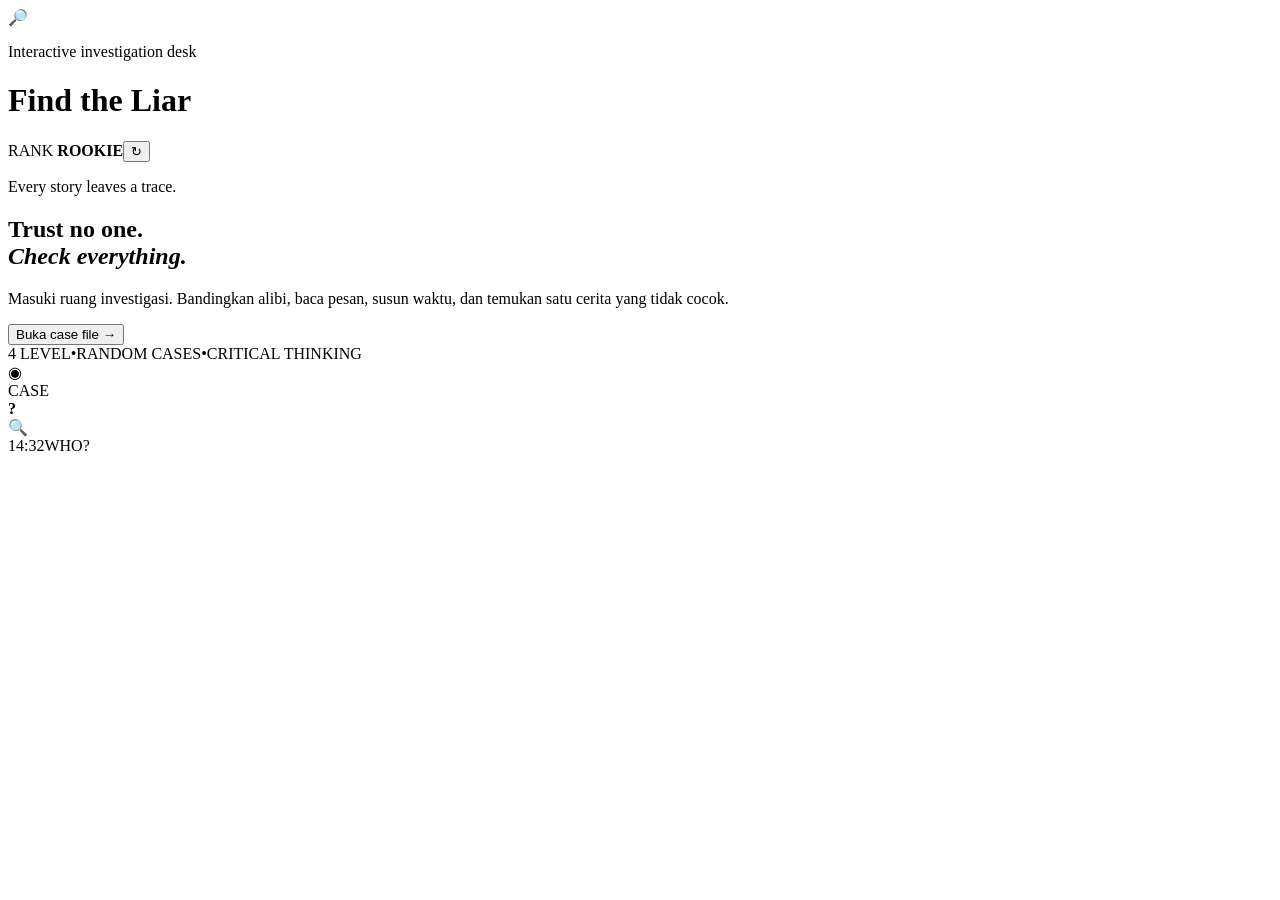
<file: index.html>
<!DOCTYPE html>
<html lang="id">
  <head>
    <meta charset="UTF-8" />
    <meta name="viewport" content="width=device-width, initial-scale=1.0" />
    <title>Find the Liar | Detective Desk</title>
    <link rel="preconnect" href="https://fonts.googleapis.com" />
    <link rel="preconnect" href="https://fonts.gstatic.com" crossorigin />
    <link href="https://fonts.googleapis.com/css2?family=DM+Mono:wght@400;500&family=Space+Grotesk:wght@500;600;700&display=swap" rel="stylesheet" />
    <link rel="stylesheet" href="style.css" />
  </head>
  <body>
    <div class="noir-grid"></div><div class="spotlight spotlight-a"></div><div class="spotlight spotlight-b"></div>
    <main class="app-shell">
      <header class="topbar"><div class="brand"><span class="brand-mark">🔎</span><div><p class="eyebrow">Interactive investigation desk</p><h1>Find the <span>Liar</span></h1></div></div><div class="top-actions"><span class="rank-pill">RANK <strong id="rankValue">ROOKIE</strong></span><button id="newCaseBtn" class="icon-btn" title="Kasus baru" aria-label="Kasus baru">↻</button></div></header>

      <section id="startScreen" class="start-screen panel"><div class="start-copy"><p class="eyebrow">Every story leaves a trace.</p><h2>Trust no one.<br /><em>Check everything.</em></h2><p>Masuki ruang investigasi. Bandingkan alibi, baca pesan, susun waktu, dan temukan satu cerita yang tidak cocok.</p><button id="startBtn" class="primary-btn" type="button">Buka case file <span>→</span></button><div class="start-stats"><span>4 LEVEL</span><span>•</span><span>RANDOM CASES</span><span>•</span><span>CRITICAL THINKING</span></div></div><div class="start-art"><div class="desk-lamp">◉</div><div class="file-folder">CASE<br /><strong>?</strong></div><div class="magnify">🔍</div><div class="red-string string-one"></div><div class="red-string string-two"></div><span class="art-note note-a">14:32</span><span class="art-note note-b">WHO?</span></div></section>

      <section id="gameScreen" hidden>
        <div class="case-header panel"><div class="case-title"><span class="case-number" id="caseNumber">CASE #01</span><h2 id="caseTitle">The Missing Laptop</h2><p id="caseBrief">Sebuah laptop hilang dari ruang belajar. Seseorang mengubah ceritanya.</p></div><div class="case-meta"><div><span>LEVEL</span><strong id="levelValue">1 / 4</strong></div><div><span>TIME</span><strong id="timerValue">04:00</strong></div><div><span>RATING</span><strong id="ratingValue">—</strong></div></div></div>
        <div class="hud-row"><div class="resource"><span>INVESTIGATION POINTS</span><strong id="pointsValue">18</strong><small>pilih langkahmu</small></div><div class="resource"><span>DETECTIVE SCORE</span><strong id="scoreValue">0</strong><small id="comboValue">combo x0</small></div><div class="resource evidence-resource"><span>EVIDENCE FOUND</span><strong><b id="evidenceValue">0</b> / <em id="evidenceTotal">10</em></strong><div class="tiny-progress"><i id="evidenceBar"></i></div></div><div class="resource"><span>DAILY CASE</span><strong id="dailyStatus">READY</strong><small>case collection +1</small></div></div>
        <div class="workspace"><aside class="tool-panel panel"><div class="panel-label">INVESTIGATION TOOLS</div><button class="tool-btn active" data-tool="evidence" type="button"><span>🔎</span><b>Inspect Evidence</b><small>1 point</small></button><button class="tool-btn" data-tool="interview" type="button"><span>💬</span><b>Interview</b><small>2 points</small></button><button class="tool-btn" data-tool="location" type="button"><span>🗺️</span><b>Check Location</b><small>2 points</small></button><button class="tool-btn" data-tool="timeline" type="button"><span>🕐</span><b>Timeline</b><small>2 points</small></button><button class="tool-btn" data-tool="messages" type="button"><span>📱</span><b>Check Messages</b><small>1 point</small></button><div class="tool-divider"></div><button id="hintBtn" class="hint-btn" type="button">💡 Open a hint <small>4 points</small></button><div class="mini-case-note">🗂️ <span id="caseCollection">1 case in collection</span></div></aside><section class="investigation-panel panel"><div class="panel-head"><div><p class="eyebrow" id="toolEyebrow">EVIDENCE CABINET</p><h2 id="toolTitle">Inspect the evidence</h2></div><span class="tool-count" id="toolCount">0 found</span></div><div id="toolContent" class="tool-content"></div></section><aside class="board-panel panel"><div class="panel-head"><div><p class="eyebrow">DEDUCTION BOARD</p><h2>Connect the dots</h2></div><span class="board-score" id="deductionValue">+0</span></div><p class="board-instruction">Pilih 2 kartu yang menurutmu saling berhubungan.</p><div id="boardCards" class="board-cards"></div><div id="boardMessage" class="board-message">Belum ada hubungan yang ditemukan.</div><div class="board-chain" id="boardChain"></div></aside></div>
        <div class="bottom-bar"><div class="combo-display">🔥 <span>INVESTIGATION COMBO</span><strong id="investigationCombo">x0</strong></div><button id="accuseBtn" class="accuse-btn" type="button">Make an accusation <span>→</span></button></div>
      </section>
    </main>

    <div id="interviewModal" class="modal" hidden><section class="interview-card"><button class="close-btn" data-close="interviewModal" type="button">×</button><div class="interview-head"><div id="interviewAvatar">👤</div><div><p class="eyebrow">INTERVIEW LOG</p><h2 id="interviewName">Character</h2><span id="interviewRole">Witness</span></div></div><div id="conversation" class="conversation"></div><div id="questionList" class="question-list"></div></section></div>
    <div id="accuseModal" class="modal" hidden><section class="accuse-card"><button class="close-btn" data-close="accuseModal" type="button">×</button><p class="eyebrow">FINAL DEDUCTION</p><h2>Who is lying?</h2><p>Pastikan kamu sudah memeriksa bukti. Pilih tersangka dan jelaskan kontradiksi yang kamu temukan.</p><div id="suspectList" class="suspect-list"></div><label class="reason-label">Alasan utama <select id="reasonSelect"><option value="">Pilih bukti pendukung...</option></select></label><button id="submitAccusation" class="primary-btn" type="button">Submit deduction <span>→</span></button></section></div>
    <div id="reportModal" class="modal" hidden><section class="report-card"><div id="reportIcon" class="report-icon">🧠</div><p class="eyebrow" id="reportEyebrow">CASE REPORT</p><h2 id="reportTitle">Case solved.</h2><p id="reportText"></p><div id="reportTimeline" class="report-timeline"></div><div class="report-stats"><div><span>Detective score</span><strong id="finalScore">0</strong></div><div><span>Evidence found</span><strong id="finalEvidence">0/0</strong></div><div><span>Case rating</span><strong id="finalRating">—</strong></div></div><div id="achievementRow" class="achievement-row"></div><button id="nextCaseBtn" class="primary-btn" type="button">Next case <span>→</span></button></section></div>
    <script src="script.js"></script>
  </body>
</html>
</file>
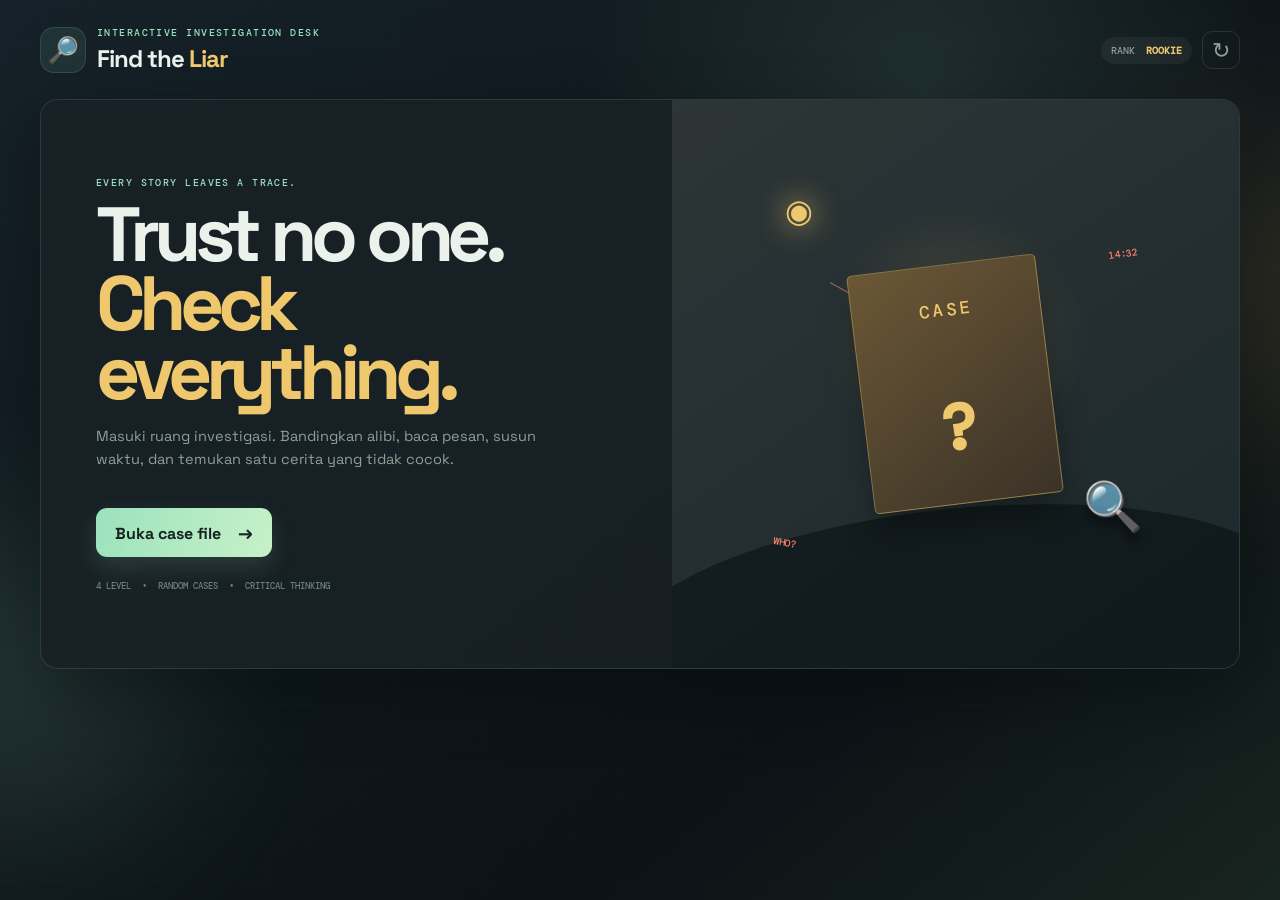
<file: find-the-liar/index.html>
<!DOCTYPE html>
<html lang="id">
  <head>
    <meta charset="UTF-8" />
    <meta name="viewport" content="width=device-width, initial-scale=1.0" />
    <title>Find the Liar | Detective Desk</title>
    <link rel="preconnect" href="https://fonts.googleapis.com" />
    <link rel="preconnect" href="https://fonts.gstatic.com" crossorigin />
    <link href="https://fonts.googleapis.com/css2?family=DM+Mono:wght@400;500&family=Space+Grotesk:wght@500;600;700&display=swap" rel="stylesheet" />
    <link rel="stylesheet" href="style.css" />
  </head>
  <body>
    <div class="noir-grid"></div><div class="spotlight spotlight-a"></div><div class="spotlight spotlight-b"></div>
    <main class="app-shell">
      <header class="topbar"><div class="brand"><span class="brand-mark">🔎</span><div><p class="eyebrow">Interactive investigation desk</p><h1>Find the <span>Liar</span></h1></div></div><div class="top-actions"><span class="rank-pill">RANK <strong id="rankValue">ROOKIE</strong></span><button id="newCaseBtn" class="icon-btn" title="Kasus baru" aria-label="Kasus baru">↻</button></div></header>

      <section id="startScreen" class="start-screen panel"><div class="start-copy"><p class="eyebrow">Every story leaves a trace.</p><h2>Trust no one.<br /><em>Check everything.</em></h2><p>Masuki ruang investigasi. Bandingkan alibi, baca pesan, susun waktu, dan temukan satu cerita yang tidak cocok.</p><button id="startBtn" class="primary-btn" type="button">Buka case file <span>→</span></button><div class="start-stats"><span>4 LEVEL</span><span>•</span><span>RANDOM CASES</span><span>•</span><span>CRITICAL THINKING</span></div></div><div class="start-art"><div class="desk-lamp">◉</div><div class="file-folder">CASE<br /><strong>?</strong></div><div class="magnify">🔍</div><div class="red-string string-one"></div><div class="red-string string-two"></div><span class="art-note note-a">14:32</span><span class="art-note note-b">WHO?</span></div></section>

      <section id="gameScreen" hidden>
        <div class="case-header panel"><div class="case-title"><span class="case-number" id="caseNumber">CASE #01</span><h2 id="caseTitle">The Missing Laptop</h2><p id="caseBrief">Sebuah laptop hilang dari ruang belajar. Seseorang mengubah ceritanya.</p></div><div class="case-meta"><div><span>LEVEL</span><strong id="levelValue">1 / 4</strong></div><div><span>TIME</span><strong id="timerValue">04:00</strong></div><div><span>RATING</span><strong id="ratingValue">—</strong></div></div></div>
        <div class="hud-row"><div class="resource"><span>INVESTIGATION POINTS</span><strong id="pointsValue">18</strong><small>pilih langkahmu</small></div><div class="resource"><span>DETECTIVE SCORE</span><strong id="scoreValue">0</strong><small id="comboValue">combo x0</small></div><div class="resource evidence-resource"><span>EVIDENCE FOUND</span><strong><b id="evidenceValue">0</b> / <em id="evidenceTotal">10</em></strong><div class="tiny-progress"><i id="evidenceBar"></i></div></div><div class="resource"><span>DAILY CASE</span><strong id="dailyStatus">READY</strong><small>case collection +1</small></div></div>
        <div class="workspace"><aside class="tool-panel panel"><div class="panel-label">INVESTIGATION TOOLS</div><button class="tool-btn active" data-tool="evidence" type="button"><span>🔎</span><b>Inspect Evidence</b><small>1 point</small></button><button class="tool-btn" data-tool="interview" type="button"><span>💬</span><b>Interview</b><small>2 points</small></button><button class="tool-btn" data-tool="location" type="button"><span>🗺️</span><b>Check Location</b><small>2 points</small></button><button class="tool-btn" data-tool="timeline" type="button"><span>🕐</span><b>Timeline</b><small>2 points</small></button><button class="tool-btn" data-tool="messages" type="button"><span>📱</span><b>Check Messages</b><small>1 point</small></button><div class="tool-divider"></div><button id="hintBtn" class="hint-btn" type="button">💡 Open a hint <small>4 points</small></button><div class="mini-case-note">🗂️ <span id="caseCollection">1 case in collection</span></div></aside><section class="investigation-panel panel"><div class="panel-head"><div><p class="eyebrow" id="toolEyebrow">EVIDENCE CABINET</p><h2 id="toolTitle">Inspect the evidence</h2></div><span class="tool-count" id="toolCount">0 found</span></div><div id="toolContent" class="tool-content"></div></section><aside class="board-panel panel"><div class="panel-head"><div><p class="eyebrow">DEDUCTION BOARD</p><h2>Connect the dots</h2></div><span class="board-score" id="deductionValue">+0</span></div><p class="board-instruction">Pilih 2 kartu yang menurutmu saling berhubungan.</p><div id="boardCards" class="board-cards"></div><div id="boardMessage" class="board-message">Belum ada hubungan yang ditemukan.</div><div class="board-chain" id="boardChain"></div></aside></div>
        <div class="bottom-bar"><div class="combo-display">🔥 <span>INVESTIGATION COMBO</span><strong id="investigationCombo">x0</strong></div><button id="accuseBtn" class="accuse-btn" type="button">Make an accusation <span>→</span></button></div>
      </section>
    </main>

    <div id="interviewModal" class="modal" hidden><section class="interview-card"><button class="close-btn" data-close="interviewModal" type="button">×</button><div class="interview-head"><div id="interviewAvatar">👤</div><div><p class="eyebrow">INTERVIEW LOG</p><h2 id="interviewName">Character</h2><span id="interviewRole">Witness</span></div></div><div id="conversation" class="conversation"></div><div id="questionList" class="question-list"></div></section></div>
    <div id="accuseModal" class="modal" hidden><section class="accuse-card"><button class="close-btn" data-close="accuseModal" type="button">×</button><p class="eyebrow">FINAL DEDUCTION</p><h2>Who is lying?</h2><p>Pastikan kamu sudah memeriksa bukti. Pilih tersangka dan jelaskan kontradiksi yang kamu temukan.</p><div id="suspectList" class="suspect-list"></div><label class="reason-label">Alasan utama <select id="reasonSelect"><option value="">Pilih bukti pendukung...</option></select></label><button id="submitAccusation" class="primary-btn" type="button">Submit deduction <span>→</span></button></section></div>
    <div id="reportModal" class="modal" hidden><section class="report-card"><div id="reportIcon" class="report-icon">🧠</div><p class="eyebrow" id="reportEyebrow">CASE REPORT</p><h2 id="reportTitle">Case solved.</h2><p id="reportText"></p><div id="reportTimeline" class="report-timeline"></div><div class="report-stats"><div><span>Detective score</span><strong id="finalScore">0</strong></div><div><span>Evidence found</span><strong id="finalEvidence">0/0</strong></div><div><span>Case rating</span><strong id="finalRating">—</strong></div></div><div id="achievementRow" class="achievement-row"></div><button id="nextCaseBtn" class="primary-btn" type="button">Next case <span>→</span></button></section></div>
    <script src="script.js"></script>
  </body>
</html>
</file>
<file: style.css>
/* Stylesheet entry point - imports the main stylesheet from root. */
/* This file is not directly used by index.html (which loads ../style.css). */
@import url("../style.css");
</file>
<file: find-the-liar/style.css>
:root{--bg:#10151a;--panel:#192126;--panel2:#202c31;--line:rgba(198,220,209,.13);--text:#eaf2eb;--muted:#8ca099;--mint:#9be2bd;--gold:#efc86d;--red:#ff7f70;--blue:#91c9dc;--shadow:0 25px 65px rgba(2,8,10,.34)}*{box-sizing:border-box}body{margin:0;min-height:100vh;overflow-x:hidden;color:var(--text);font-family:"Space Grotesk",sans-serif;background:#0e1519}body:before{content:"";position:fixed;inset:0;z-index:-3;background:radial-gradient(circle at 72% 10%,rgba(155,226,189,.11),transparent 28%),linear-gradient(140deg,#152128,#0c1216 70%,#18241f)}.noir-grid{position:fixed;inset:0;z-index:-2;opacity:.22;background-image:linear-gradient(rgba(155,226,189,.035) 1px,transparent 1px),linear-gradient(90deg,rgba(155,226,189,.035) 1px,transparent 1px);background-size:44px 44px}.spotlight{position:fixed;z-index:-1;width:300px;height:300px;border-radius:50%;filter:blur(90px);opacity:.14;pointer-events:none}.spotlight-a{left:-130px;bottom:8%;background:var(--mint)}.spotlight-b{right:-140px;top:15%;background:var(--gold)}button,select{font:inherit}.app-shell{width:min(100% - 32px,1200px);margin:auto;padding:26px 0 35px}.topbar,.brand,.top-actions,.case-header,.case-meta,.hud-row,.workspace,.panel-head,.bottom-bar,.interview-head{display:flex;align-items:center}.topbar{justify-content:space-between;margin-bottom:25px}.brand{gap:11px}.brand-mark{display:grid;place-items:center;width:46px;height:46px;border:1px solid var(--line);border-radius:14px;background:rgba(155,226,189,.09);font-size:1.6rem}.eyebrow{margin:0 0 4px;color:var(--mint);font:500 .64rem "DM Mono",monospace;letter-spacing:.14em;text-transform:uppercase}h1{margin:0;font-size:1.5rem;letter-spacing:-.04em}h1 span{color:var(--gold)}.top-actions{gap:10px}.rank-pill{padding:7px 10px;border-radius:99px;color:var(--muted);background:rgba(255,255,255,.05);font:500 .6rem "DM Mono",monospace}.rank-pill strong{margin-left:5px;color:var(--gold)}.icon-btn{width:38px;height:38px;border:1px solid var(--line);border-radius:10px;color:var(--muted);background:transparent;font-size:1.4rem;cursor:pointer}.panel{border:1px solid var(--line);border-radius:18px;background:rgba(25,33,38,.91);box-shadow:var(--shadow)}.start-screen{display:grid;grid-template-columns:1fr .9fr;min-height:570px;overflow:hidden}.start-copy{align-self:center;padding:55px}.start-copy h2{margin:11px 0 17px;font-size:clamp(2.8rem,6vw,5.2rem);line-height:.9;letter-spacing:-.08em}.start-copy h2 em{color:var(--gold);font-style:normal}.start-copy>p:not(.eyebrow){max-width:450px;color:var(--muted);font-size:.91rem;line-height:1.6}.primary-btn{border:0;border-radius:11px;padding:13px 19px;color:#15241e;background:linear-gradient(110deg,var(--mint),#c7f1c8);box-shadow:0 10px 25px rgba(155,226,189,.15);font-weight:700;cursor:pointer;transition:.2s}.primary-btn:hover{transform:translateY(-2px);filter:brightness(1.07)}.primary-btn span{margin-left:13px;font-size:1.15rem}.start-copy .primary-btn{margin-top:22px}.start-stats{display:flex;gap:11px;margin-top:23px;color:#69827a;font:500 .59rem "DM Mono",monospace}.start-art{position:relative;display:grid;place-items:center;overflow:hidden;background:radial-gradient(circle at 50% 42%,rgba(239,200,109,.17),transparent 30%),linear-gradient(145deg,#2d3536,#1c282c)}.start-art:after{content:"";position:absolute;bottom:-12%;left:-10%;width:120%;height:40%;border-radius:50% 50% 0 0;background:rgba(7,14,16,.55);transform:rotate(-6deg)}.desk-lamp{position:absolute;top:16%;left:20%;color:var(--gold);font-size:2rem;filter:drop-shadow(0 0 15px var(--gold))}.file-folder{position:relative;z-index:2;display:grid;place-items:center;width:190px;height:240px;border:1px solid rgba(239,200,109,.4);border-radius:5px;color:var(--gold);background:linear-gradient(145deg,#6b5735,#3b3328);font:500 1.1rem "DM Mono",monospace;letter-spacing:.14em;box-shadow:0 20px 30px rgba(0,0,0,.3);transform:rotate(-7deg)}.file-folder strong{font-size:4rem}.magnify{position:absolute;z-index:3;right:17%;bottom:23%;font-size:3rem;filter:drop-shadow(0 8px 4px rgba(0,0,0,.4));animation:float 4s ease-in-out infinite}.red-string{position:absolute;z-index:1;height:1px;background:var(--red);opacity:.6;transform-origin:left}.string-one{top:32%;left:28%;width:240px;transform:rotate(29deg)}.string-two{top:63%;left:35%;width:185px;transform:rotate(-30deg)}.art-note{position:absolute;z-index:3;padding:5px;color:var(--red);font:500 .62rem "DM Mono",monospace;transform:rotate(-8deg)}.note-a{top:25%;right:17%}.note-b{bottom:20%;left:17%;transform:rotate(9deg)}.case-header{justify-content:space-between;gap:20px;margin-bottom:12px;padding:20px 24px}.case-number{color:var(--gold);font:500 .65rem "DM Mono",monospace;letter-spacing:.12em}.case-title h2{margin:5px 0 4px;font-size:1.8rem}.case-title p{margin:0;color:var(--muted);font-size:.8rem}.case-meta{gap:20px}.case-meta div{padding-left:15px;border-left:1px solid var(--line)}.case-meta span{display:block;color:var(--muted);font:500 .56rem "DM Mono",monospace}.case-meta strong{display:block;margin-top:4px;color:var(--mint);font-size:.9rem}.hud-row{gap:9px;margin-bottom:13px}.resource{flex:1;min-height:75px;padding:11px 12px;border:1px solid var(--line);border-radius:12px;background:rgba(25,33,38,.8)}.resource span{display:block;color:var(--muted);font:500 .57rem "DM Mono",monospace}.resource strong{display:block;margin-top:7px;color:var(--gold);font-size:1.1rem}.resource small{display:block;margin-top:2px;color:#61746d;font-size:.59rem}.resource:nth-child(2) strong{color:var(--mint)}.resource:nth-child(4) strong{color:var(--blue)}.tiny-progress{height:4px;margin-top:6px;overflow:hidden;border-radius:5px;background:rgba(255,255,255,.08)}.tiny-progress i{display:block;width:0;height:100%;background:var(--mint);transition:.3s}.workspace{align-items:stretch;gap:13px}.tool-panel{flex:0 0 205px;padding:15px}.panel-label{margin-bottom:10px;color:var(--muted);font:500 .58rem "DM Mono",monospace;letter-spacing:.1em}.tool-btn{display:grid;grid-template-columns:25px 1fr auto;align-items:center;gap:5px;width:100%;margin-bottom:5px;padding:10px 8px;border:1px solid transparent;border-radius:9px;color:var(--muted);background:transparent;text-align:left;cursor:pointer;transition:.2s}.tool-btn:hover,.tool-btn.active{border-color:rgba(155,226,189,.22);color:var(--text);background:rgba(155,226,189,.08)}.tool-btn span{font-size:1.05rem}.tool-btn b{font-size:.69rem}.tool-btn small{color:#60736d;font:500 .53rem "DM Mono",monospace}.tool-divider{height:1px;margin:11px 0;border-top:1px solid var(--line)}.hint-btn{display:flex;justify-content:space-between;width:100%;padding:9px 4px;border:0;color:var(--gold);background:transparent;font-size:.68rem;text-align:left;cursor:pointer}.hint-btn small{color:var(--coral);font:500 .53rem "DM Mono",monospace}.mini-case-note{margin-top:30px;color:#60736d;font:500 .56rem "DM Mono",monospace}.investigation-panel{flex:1;min-width:0;padding:20px}.board-panel{flex:0 0 260px;padding:20px}.panel-head{justify-content:space-between;gap:10px}.panel-head h2{margin:5px 0 0;font-size:1.2rem}.tool-count{color:var(--gold);font:500 .61rem "DM Mono",monospace}.tool-content{margin-top:17px;min-height:340px}.evidence-grid{display:grid;grid-template-columns:repeat(2,1fr);gap:9px}.evidence-card{position:relative;min-height:125px;padding:13px;border:1px solid var(--line);border-radius:10px;background:#202c31;cursor:pointer;transition:.2s}.evidence-card:hover{border-color:var(--gold);transform:translateY(-3px)}.evidence-card.found{border-color:var(--mint);background:rgba(155,226,189,.08)}.evidence-card.found:after{content:"✓ FOUND";position:absolute;top:9px;right:9px;color:var(--mint);font:500 .5rem "DM Mono",monospace}.evidence-icon{font-size:1.65rem}.evidence-card h3{margin:7px 0 3px;font-size:.75rem}.evidence-card p{margin:0;color:var(--muted);font-size:.61rem;line-height:1.35}.interview-grid{display:grid;grid-template-columns:repeat(2,1fr);gap:8px}.person-card{display:flex;align-items:center;gap:9px;padding:10px;border:1px solid var(--line);border-radius:10px;background:#202c31;cursor:pointer}.person-card:hover{border-color:var(--blue)}.person-card span{font-size:1.8rem}.person-card b{display:block;font-size:.7rem}.person-card small{display:block;margin-top:3px;color:var(--muted);font-size:.58rem}.location-table,.timeline-list,.message-list{display:grid;gap:8px}.location-row,.timeline-item,.message-item{display:grid;grid-template-columns:70px 1fr;gap:11px;padding:11px;border-left:2px solid var(--mint);border-radius:0 8px 8px 0;background:#202c31}.location-row time,.timeline-item time{color:var(--gold);font:500 .63rem "DM Mono",monospace}.location-row span,.timeline-item span,.message-item div{color:#bfd1c5;font-size:.7rem;line-height:1.4}.message-item{grid-template-columns:38px 1fr;border-left-color:var(--blue)}.message-item strong{display:block;color:var(--text);font-size:.68rem}.message-item small{display:block;margin-top:4px;color:var(--muted);font-size:.62rem}.board-instruction{margin:8px 0 13px;color:var(--muted);font-size:.65rem;line-height:1.4}.board-cards{display:grid;gap:7px}.board-card{padding:9px;border:1px solid var(--line);border-radius:8px;color:#bdcec2;background:#202c31;font-size:.65rem;cursor:pointer;transition:.2s}.board-card:hover,.board-card.selected{border-color:var(--gold);color:var(--gold);background:rgba(239,200,109,.08)}.board-message{min-height:40px;margin-top:13px;padding:9px;border-radius:8px;color:#6f837a;background:rgba(255,255,255,.035);font-size:.61rem;line-height:1.35}.board-message.good{color:var(--mint);background:rgba(155,226,189,.08);animation:pop .35s ease}.board-chain{margin-top:11px;color:var(--gold);font:500 .57rem "DM Mono",monospace;line-height:1.7}.bottom-bar{justify-content:space-between;margin-top:13px}.combo-display{color:var(--coral);font-size:1.05rem}.combo-display span{margin-left:5px;color:var(--muted);font:500 .58rem "DM Mono",monospace}.combo-display strong{margin-left:6px;color:var(--coral);font-size:1rem}.accuse-btn{border:1px solid rgba(255,127,112,.4);border-radius:10px;padding:11px 16px;color:#ffc0b6;background:rgba(255,127,112,.1);font-weight:700;cursor:pointer}.accuse-btn:hover{background:rgba(255,127,112,.18)}.modal{position:fixed;inset:0;z-index:8;display:grid;place-items:center;padding:18px;background:rgba(6,12,14,.8);backdrop-filter:blur(6px)}.interview-card,.accuse-card,.report-card{position:relative;width:min(100%,570px);max-height:90vh;overflow:auto;padding:27px;border:1px solid var(--line);border-radius:18px;background:var(--panel);box-shadow:var(--shadow);animation:rise .35s ease}.close-btn{position:absolute;top:13px;right:14px;border:0;color:var(--muted);background:transparent;font-size:1.5rem;cursor:pointer}.interview-head{gap:13px;padding-bottom:15px;border-bottom:1px solid var(--line)}.interview-head>div:first-child{display:grid;place-items:center;width:52px;height:52px;border-radius:12px;background:rgba(155,226,189,.1);font-size:2rem}.interview-head h2{margin:4px 0 3px;font-size:1.3rem}.interview-head span{color:var(--muted);font-size:.68rem}.conversation{min-height:80px;padding:15px 0;color:#bfd1c5;font-size:.76rem;line-height:1.55}.conversation p{margin:0 0 10px}.conversation b{color:var(--gold)}.question-list{display:grid;gap:7px}.question-btn{padding:10px;border:1px solid var(--line);border-radius:8px;color:#bfd1c5;background:#202c31;text-align:left;font-size:.68rem;cursor:pointer}.question-btn:hover{border-color:var(--mint);color:var(--mint)}.accuse-card{max-width:470px}.accuse-card h2{margin:7px 0}.accuse-card>p:not(.eyebrow){color:var(--muted);font-size:.76rem;line-height:1.45}.suspect-list{display:grid;grid-template-columns:repeat(2,1fr);gap:8px;margin:18px 0}.suspect-btn{display:flex;align-items:center;gap:8px;padding:11px;border:1px solid var(--line);border-radius:9px;color:#bfd1c5;background:#202c31;text-align:left;cursor:pointer}.suspect-btn.selected{border-color:var(--red);color:#ffc0b6;background:rgba(255,127,112,.1)}.suspect-btn span{font-size:1.4rem}.suspect-btn b{font-size:.7rem}.reason-label{display:block;margin-bottom:17px;color:var(--muted);font-size:.68rem}.reason-label select{display:block;width:100%;margin-top:6px;padding:10px;border:1px solid var(--line);border-radius:8px;color:var(--text);background:#202c31;outline:0;font-size:.7rem}.accuse-card .primary-btn{width:100%}.report-card{text-align:center}.report-icon{font-size:4rem}.report-card h2{margin:5px 0 8px;font-size:2.1rem}.report-card>p:not(.eyebrow){color:var(--muted);font-size:.78rem;line-height:1.5}.report-timeline{margin:18px 0;padding:12px;border-left:2px solid var(--mint);color:#bfd1c5;background:rgba(155,226,189,.06);text-align:left;font-size:.69rem;line-height:1.6}.report-stats{display:grid;grid-template-columns:repeat(3,1fr);gap:7px;margin:15px 0}.report-stats div{padding:9px 3px;border-radius:9px;background:rgba(155,226,189,.06)}.report-stats span{display:block;color:var(--muted);font-size:.57rem}.report-stats strong{display:block;margin-top:4px;color:var(--gold);font-size:1rem}.achievement-row{display:flex;flex-wrap:wrap;justify-content:center;gap:6px;margin-bottom:15px}.achievement{padding:6px 8px;border-radius:99px;color:var(--mint);background:rgba(155,226,189,.1);font:500 .57rem "DM Mono",monospace}.report-card .primary-btn{width:100%}[hidden]{display:none!important}@keyframes float{50%{transform:translateY(-10px) rotate(4deg)}}@keyframes rise{from{opacity:0;transform:translateY(12px)}to{opacity:1;transform:translateY(0)}}@keyframes pop{50%{transform:scale(1.03)}}
@media(max-width:980px){.workspace{flex-wrap:wrap}.tool-panel{flex:0 0 190px}.investigation-panel{flex:1;min-width:calc(100% - 216px)}.board-panel{flex:1 1 100%}.board-cards{grid-template-columns:repeat(4,1fr)}}@media(max-width:700px){.app-shell{width:min(100% - 22px,1200px);padding-top:18px}.topbar{align-items:flex-start}.rank-pill{font-size:.55rem}.start-screen{grid-template-columns:1fr}.start-copy{padding:38px 24px 30px}.start-copy h2{font-size:3rem}.start-art{height:235px}.case-header{align-items:flex-start;flex-direction:column;padding:18px}.case-meta{width:100%;justify-content:space-between;gap:8px}.case-meta div{padding-left:8px}.hud-row{display:grid;grid-template-columns:repeat(2,1fr)}.resource{min-height:68px}.workspace{display:flex}.tool-panel{flex:0 0 100%;display:grid;grid-template-columns:repeat(2,1fr);gap:5px}.panel-label,.tool-divider,.mini-case-note{grid-column:1/-1}.hint-btn{grid-column:1/-1}.investigation-panel{flex:0 0 100%;min-width:0}.board-panel{flex:0 0 100%}.board-cards{grid-template-columns:repeat(2,1fr)}.bottom-bar{align-items:flex-start;gap:10px;flex-direction:column}.accuse-btn{width:100%}.start-stats{flex-wrap:wrap}.evidence-grid,.interview-grid{grid-template-columns:1fr 1fr}}
</file>
